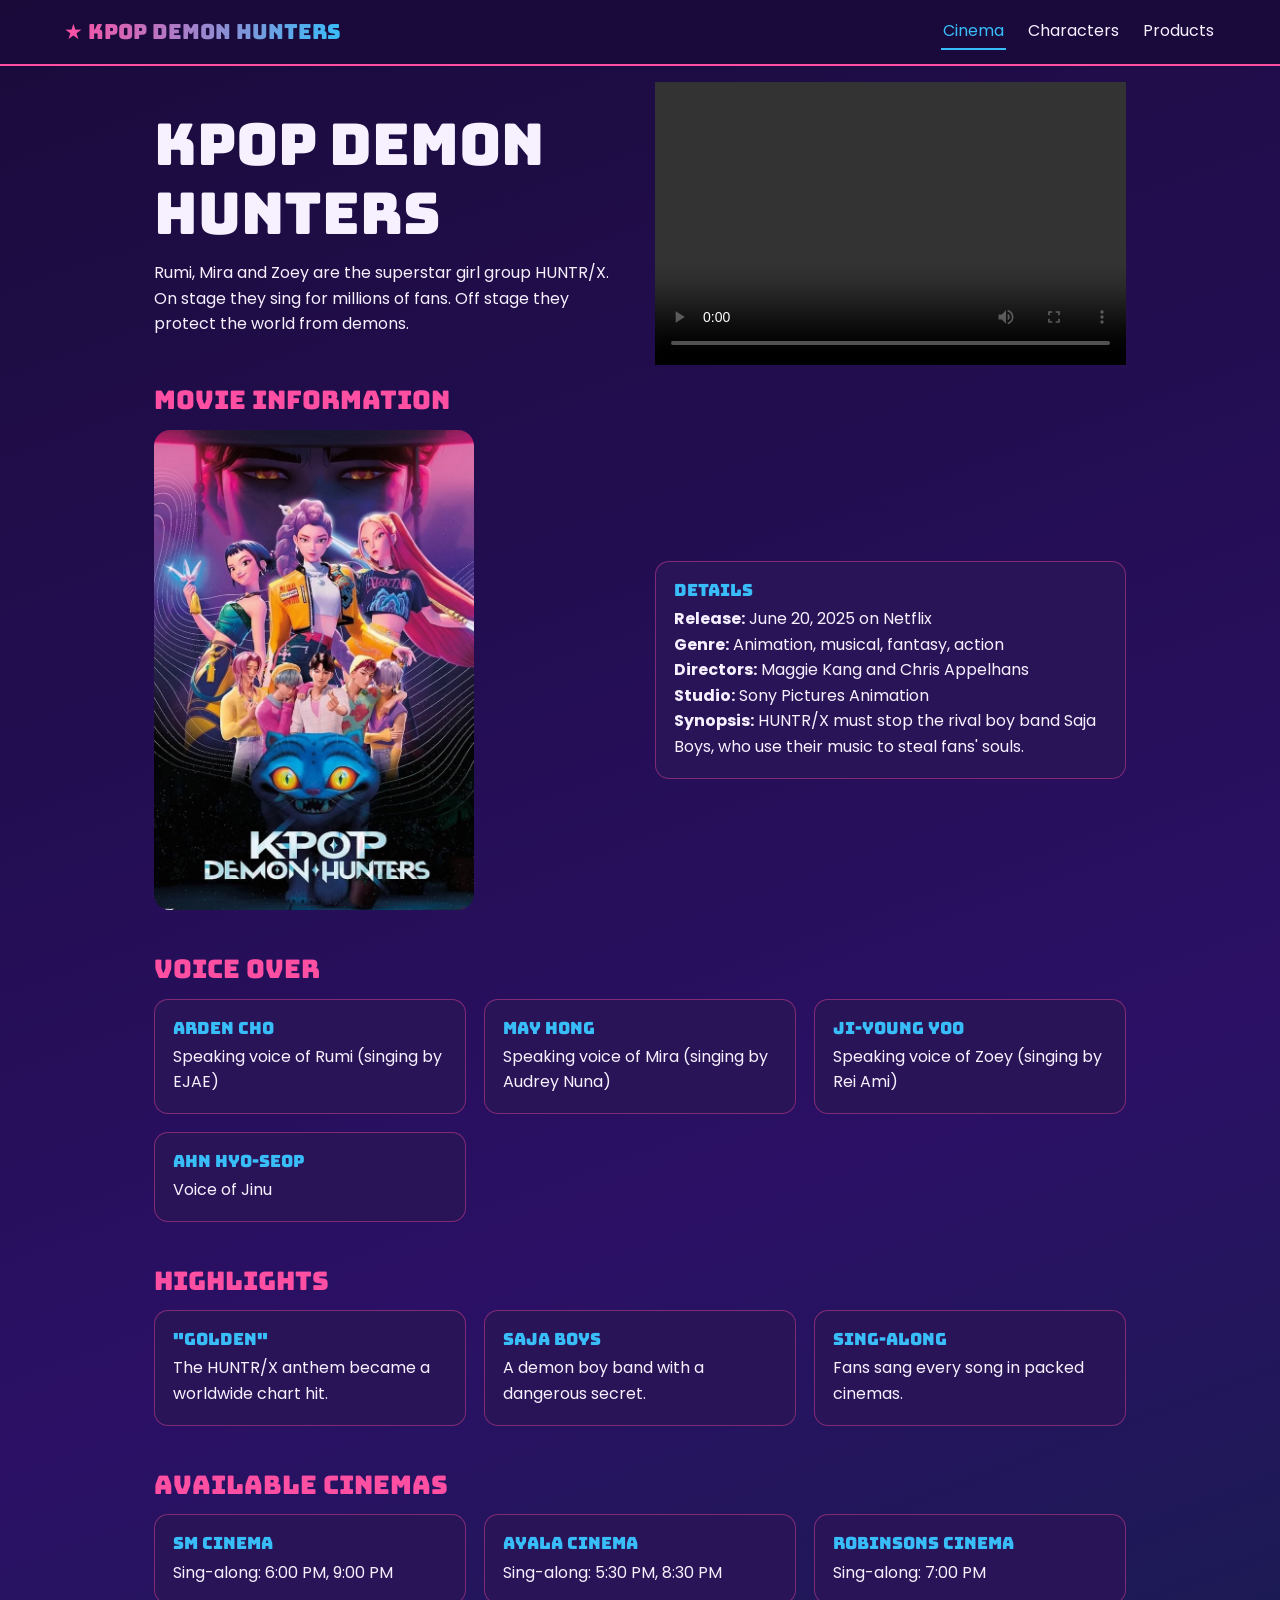
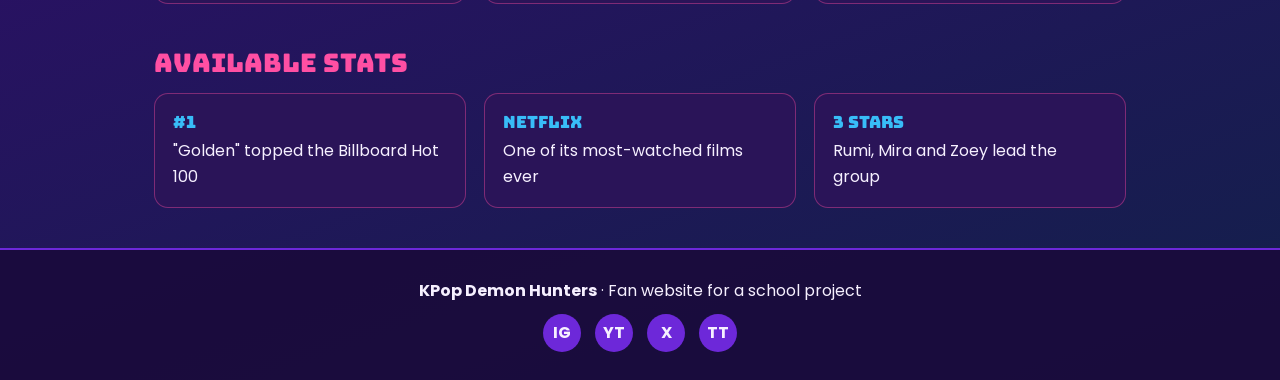
<file: index.html>
<!DOCTYPE html>
<html lang="en">

<head>
  <meta charset="UTF-8">
  <meta name="viewport" content="width=device-width, initial-scale=1">
  <title>Cinema | KPop Demon Hunters</title>

  <!-- Stylesheet -->
  <link rel="stylesheet" href="style.css">

  <!-- Google Fonts -->
  <link href="https://fonts.googleapis.com/css2?family=Bungee&family=Poppins:wght@400;600&display=swap" rel="stylesheet">
</head>

<body>

  <!-- ===================== HEADER ===================== -->
  <header>
    <a class="logo" href="index2.html">&#9733; KPOP DEMON HUNTERS</a>

    <nav>
      <a href="index2.html" class="on">Cinema</a>
      <a href="characters.html">Characters</a>
      <a href="products.html">Products</a>
      <span class="cart" id="cart" hidden>Cart: 0</span>
    </nav>
  </header>


  <!-- ===================== MAIN ===================== -->
  <main>

    <!-- Hero: intro + trailer -->
    <section class="hero">
      <div>
        <h1>KPop Demon Hunters</h1>
        <p>
          Rumi, Mira and Zoey are the superstar girl group HUNTR/X.
          On stage they sing for millions of fans.
          Off stage they protect the world from demons.
        </p>
      </div>
     <video src="media/K-POP Demon Hunters Trailer.mp4" controls autoplay width="100%" height="120%"></video alt="K-POP Demon Hunters Trailer">
    </section>

    <!-- Movie information -->
    <h2>Movie information</h2>
    <div class="hero">
      <!-- MOVIE PICTURE: replace with <img src="images/poster.jpg" alt="KPop Demon Hunters poster"> -->
      <img class="poster-img" src="img/main_poster.jpg" alt="KPop Demon Hunters poster">

      <div class="card">
        <h3>Details</h3>
        <p>
          <b>Release:</b> June 20, 2025 on Netflix<br>
          <b>Genre:</b> Animation, musical, fantasy, action<br>
          <b>Directors:</b> Maggie Kang and Chris Appelhans<br>
          <b>Studio:</b> Sony Pictures Animation<br>
          <b>Synopsis:</b> HUNTR/X must stop the rival boy band Saja Boys, who use their music to steal fans' souls.
        </p>
      </div>
    </div>

    <!-- Voice over -->
    <!-- Check the cast against the official credits before you submit. -->
    <h2>Voice over</h2>
    <div class="grid g4">
      <div class="card">
        <h3>Arden Cho</h3>
        <p>Speaking voice of Rumi (singing by EJAE)</p>
      </div>
      <div class="card">
        <h3>May Hong</h3>
        <p>Speaking voice of Mira (singing by Audrey Nuna)</p>
      </div>
      <div class="card">
        <h3>Ji-young Yoo</h3>
        <p>Speaking voice of Zoey (singing by Rei Ami)</p>
      </div>
      <div class="card">
        <h3>Ahn Hyo-seop</h3>
        <p>Voice of Jinu</p>
      </div>
    </div>


    <!-- Highlights -->
    <h2>Highlights</h2>
    <div class="grid g4">
      <div class="card">
        <h3>"Golden"</h3>
        <p>The HUNTR/X anthem became a worldwide chart hit.</p>
      </div>
      <div class="card">
        <h3>Saja Boys</h3>
        <p>A demon boy band with a dangerous secret.</p>
      </div>
      <div class="card">
        <h3>Sing-along</h3>
        <p>Fans sang every song in packed cinemas.</p>
      </div>
    </div>


    <!-- Available cinemas -->
    <h2>Available cinemas</h2>
    <div class="grid g4">
      <!-- Edit these placeholder cinemas and times to match your area. -->
      <div class="card">
        <h3>SM Cinema</h3>
        <p>Sing-along: 6:00 PM, 9:00 PM</p>
      </div>
      <div class="card">
        <h3>Ayala Cinema</h3>
        <p>Sing-along: 5:30 PM, 8:30 PM</p>
      </div>
      <div class="card">
        <h3>Robinsons Cinema</h3>
        <p>Sing-along: 7:00 PM</p>
      </div>
    </div>


    <!-- Available stats -->
    <h2>Available stats</h2>
    <div class="grid g4">
      <!-- Check these numbers online before you submit. -->
      <div class="card">
        <h3>#1</h3>
        <p>"Golden" topped the Billboard Hot 100</p>
      </div>
      <div class="card">
        <h3>Netflix</h3>
        <p>One of its most-watched films ever</p>
      </div>
      <div class="card">
        <h3>3 stars</h3>
        <p>Rumi, Mira and Zoey lead the group</p>
      </div>
    </div>

  </main>


  <!-- ===================== FOOTER ===================== -->
  <footer>
    <p><b>KPop Demon Hunters</b> &middot; Fan website for a school project</p>

    <div class="social">
      <a href="#" aria-label="Instagram">IG</a>
      <a href="#" aria-label="YouTube">YT</a>
      <a href="#" aria-label="X">X</a>
      <a href="#" aria-label="TikTok">TT</a>
    </div>
  </footer>

  <script src="script.js"></script>
</body>

</html>
</file>
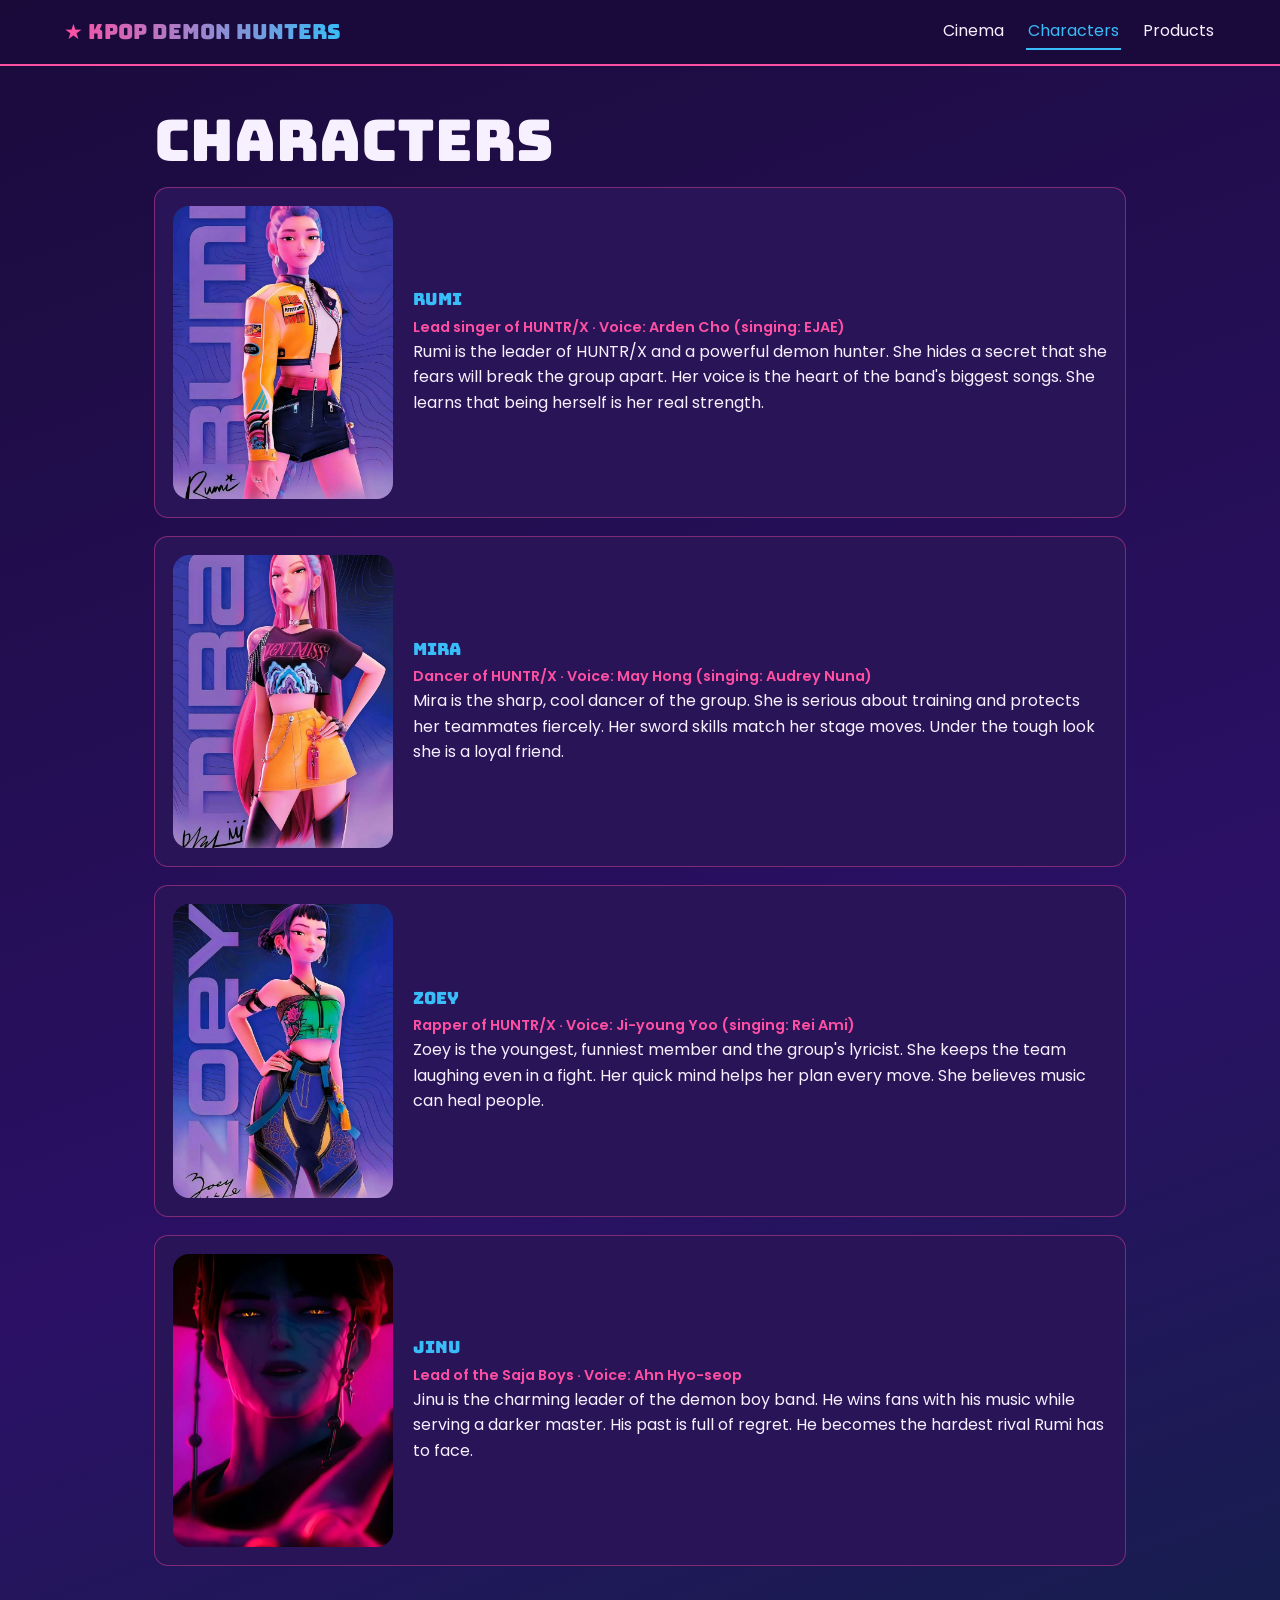
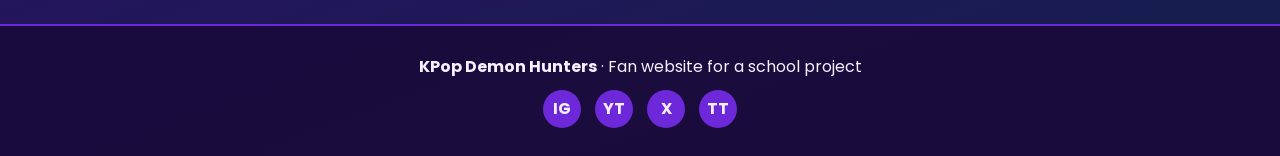
<file: characters.html>
<!DOCTYPE html>
<html lang="en">
    <head>
        <meta charset="UTF-8">
        <meta name="viewport" content="width=device-width, initial-scale=1">
        <title>Characters | KPop Demon Hunters</title>
        <link rel="stylesheet" href="style.css">
        <link href="https://fonts.googleapis.com/css2?family=Bungee&family=Poppins:wght@400;600&display=swap" rel="stylesheet">
    </head>
    <body>
        <header>
            <a class="logo" href="index2.html">&#9733; KPOP DEMON HUNTERS</a>
            <nav>
                <a href="index2.html">Cinema</a>
                <a href="characters.html" class="on">Characters</a>
                <a href="products.html">Products</a>
                <span class="cart" id="cart" hidden>Cart: 0</span>
            </nav>
        </header>
        <main>
            <h1>Characters</h1>
            <!-- CHARACTER PICTURES: replace each .ph box with <img src="images/name.jpg" alt="name"> -->
            <div class="card char">
                <img class="char-img" src="img/Rumi.jpg" alt="Rumi">
                <div><h3>Rumi</h3><p class="role">Lead singer of HUNTR/X &middot; Voice: Arden Cho (singing: EJAE)</p>
                    <p>
                        Rumi is the leader of HUNTR/X and a powerful demon hunter. She hides a secret that she fears will break the group apart. Her voice is the heart of the band's biggest songs. She learns that being herself is her real strength.</p>
                    </div>
                </div>
                <div class="card char">
                    <img class="char-img" src="img/Mira.jpg" alt="Mira">
                    <div>
                        <h3>Mira</h3>
                        <p class="role">Dancer of HUNTR/X &middot; Voice: May Hong (singing: Audrey Nuna)</p>
                        <p>Mira is the sharp, cool dancer of the group. She is serious about training and protects her teammates fiercely. Her sword skills match her stage moves. Under the tough look she is a loyal friend.</p>
                    </div>
                </div>
                <div class="card char">
                    <img class="char-img" src="img/Zoey.jpg" alt="Zoey">
                    <div>
                        <h3>Zoey</h3>
                        <p class="role">Rapper of HUNTR/X &middot; Voice: Ji-young Yoo (singing: Rei Ami)</p>
                        <p>Zoey is the youngest, funniest member and the group's lyricist. She keeps the team laughing even in a fight. Her quick mind helps her plan every move. She believes music can heal people.</p>
                    </div>
                </div>
                <div class="card char">
                    <img class="char-img" src="img/Jinu.jpg" alt="Jinu">
                    <div>
                        <h3>Jinu</h3>
                        <p class="role">Lead of the Saja Boys &middot; Voice: Ahn Hyo-seop</p>
                        <p>Jinu is the charming leader of the demon boy band. He wins fans with his music while serving a darker master. His past is full of regret. He becomes the hardest rival Rumi has to face.</p>
                    </div>
                </div>
            </main>
            <footer>
                <p><b>KPop Demon Hunters</b> &middot; Fan website for a school project</p>
                <div class="social">
                    <a href="#" aria-label="Instagram">IG</a>
                    <a href="#" aria-label="YouTube">YT</a>
                    <a href="#" aria-label="X">X</a>
                    <a href="#" aria-label="TikTok">TT</a>
                </div>
            </footer>
            <script src="script.js"></script>
        </body>
        </html>
</file>
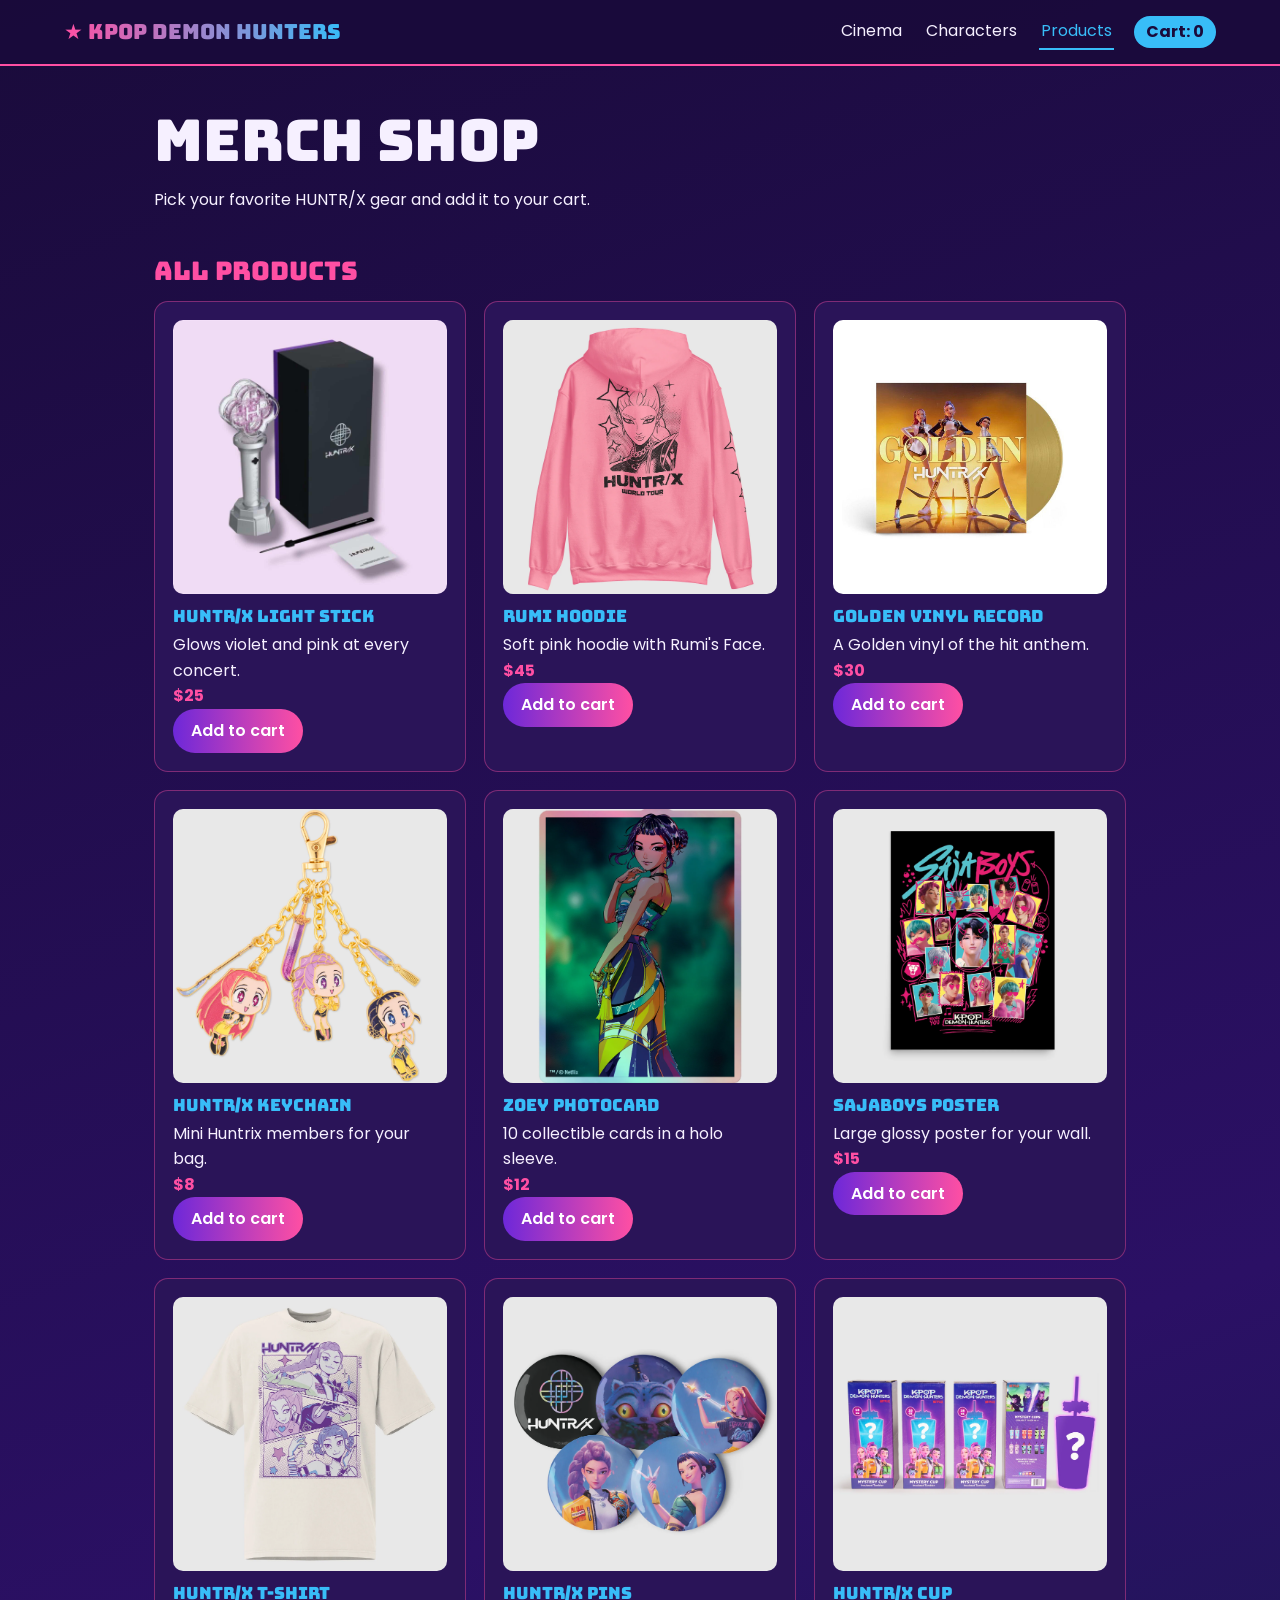
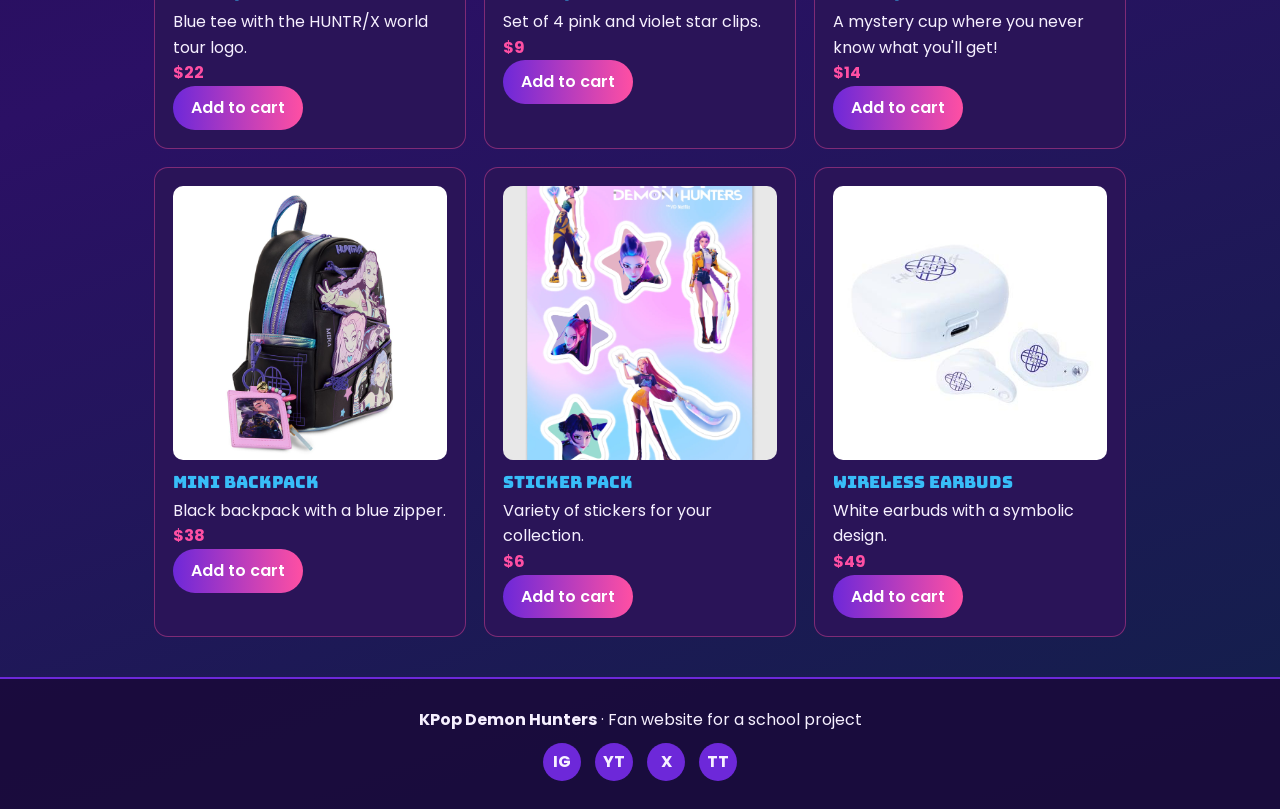
<file: products.html>
<!DOCTYPE html>
<html lang="en">

<head>
  <meta charset="UTF-8">
  <meta name="viewport" content="width=device-width, initial-scale=1">
  <title>Products | KPop Demon Hunters</title>

  <!-- Stylesheet -->
  <link rel="stylesheet" href="style.css">

  <!-- Google Fonts -->
  <link href="https://fonts.googleapis.com/css2?family=Bungee&family=Poppins:wght@400;600&display=swap" rel="stylesheet">
</head>

<body>

  <!-- ===================== HEADER ===================== -->
  <header>
    <a class="logo" href="index2.html">&#9733; KPOP DEMON HUNTERS</a>

    <nav>
      <a href="index2.html">Cinema</a>
      <a href="characters.html">Characters</a>
      <a href="products.html" class="on">Products</a>
      <span class="cart" id="cart" hidden>Cart: 0</span>
    </nav>
  </header>


  <!-- ===================== MAIN ===================== -->
  <main>

    <!-- Hero: intro + trailer -->
    <section class="hero">
      <div>
        <h1>Merch shop</h1>
        <p>Pick your favorite HUNTR/X gear and add it to your cart.</p>
      </div>
    </section>

    <!-- All products -->
    <section class="products">
      <h2>All products</h2>
      <!-- 12 product cards are created by script.js -->
      <div class="grid g4" id="products"></div>
    </section>

  </main>


  <!-- ===================== FOOTER ===================== -->
  <footer>
    <p><b>KPop Demon Hunters</b> &middot; Fan website for a school project</p>
    <div class="social">
      <a href="#" aria-label="Instagram">IG</a>
      <a href="#" aria-label="YouTube">YT</a>
      <a href="#" aria-label="X">X</a>
      <a href="#" aria-label="TikTok">TT</a>
    </div>
  </footer>

  <!-- Script -->
  <script src="script.js"></script>

</body>

</html>
</file>
<file: style.css>
/* ==========================================================================
   1. VARIABLES
   ========================================================================== */
:root {
  --violet: #6d28d9;
  --deep: #1a0b3b;
  --pink: #ff4fa3;
  --blue: #38bdf8;
  --ink: #f6f0ff;
  --card: #2a1458;
}

/* ==========================================================================
   2. RESET & BASE
   ========================================================================== */
* {
  box-sizing: border-box;
  margin: 0;
}

body {
  font-family: 'Poppins', sans-serif;
  background: linear-gradient(160deg, var(--deep), #2b1065 60%, #12204a);
  color: var(--ink);
  min-height: 100vh;
  line-height: 1.6;
}

a {
  color: inherit;
  text-decoration: none;
}

/* ==========================================================================
   3. TYPOGRAPHY
   ========================================================================== */
h1, h2, h3 {
  font-family: 'Bungee', cursive;
  font-weight: 400;
  line-height: 1.2;
}

h1 {
  font-size: clamp(2rem, 6vw, 3.6rem);
  margin-bottom: 12px;
}

h2 {
  font-size: 1.6rem;
  color: var(--pink);
  margin: 44px 0 14px;
}

/* ==========================================================================
   4. LAYOUT
   ========================================================================== */
main {
  max-width: 1100px;
  margin: auto;
  padding: 40px 5vw;
}

.grid {
  display: grid;
  gap: 18px;
}

.g4 {
  grid-template-columns: repeat(auto-fit, minmax(230px, 1fr));
}

/* ==========================================================================
   5. HEADER & NAVIGATION
   ========================================================================== */
header {
  display: flex;
  flex-wrap: wrap;
  gap: 12px;
  align-items: center;
  justify-content: space-between;
  padding: 14px 5vw;
  background: rgba(26, 11, 59, .9);
  border-bottom: 2px solid var(--pink);
  position: sticky;
  top: 0;
  z-index: 5;
}

.logo {
  font-family: 'Bungee', cursive;
  font-size: 1.3rem;
  background: linear-gradient(90deg, var(--pink), var(--blue));
  -webkit-background-clip: text;
  background-clip: text;
  color: transparent;
}

nav {
  display: flex;
  gap: 20px;
  align-items: center;
}

nav a {
  padding: 4px 2px;
  border-bottom: 2px solid transparent;
}

nav a:hover,
nav a.on {
  border-color: var(--blue);
  color: var(--blue);
}

/* ==========================================================================
   6. HERO & PLACEHOLDERS
   ========================================================================== */
.hero {
  display: grid;
  grid-template-columns: 1fr 1fr;
  gap: 30px;
  align-items: center;
}

.ph {
  background: linear-gradient(135deg, var(--violet), var(--pink) 60%, var(--blue));
  border-radius: 16px;
  display: grid;
  place-items: center;
  text-align: center;
  padding: 16px;
  font-weight: 600;
  min-height: 220px;
  color: #fff;
}

.trailer-video {
  width: 100%;
  aspect-ratio: 16 / 9;
  border-radius: 16px;
  display: block;
}

.poster-img{
  width: 100%;
  max-width: 320px;
  aspect-ratio: 2 / 3;
  object-fit: cover;
  border-radius: 16px;
  display: block;
}

/* ==========================================================================
   7. CARDS & CHARACTERS
   ========================================================================== */
.card {
  background: var(--card);
  border: 1px solid rgba(255, 79, 163, .4);
  border-radius: 14px;
  padding: 18px;
}

.card h3 {
  font-size: 1.05rem;
  color: var(--blue);
  margin-bottom: 6px;
}

.role {
  color: var(--pink);
  font-weight: 600;
  font-size: .9rem;
}

.char {
  display: grid;
  grid-template-columns: 220px 1fr;
  gap: 20px;
  margin-bottom: 18px;
  align-items: center;
}

.char .char-img {
  width: 100%;
  aspect-ratio: 3/4;
  object-fit: cover;
  border-radius: 16px;
  display: block;
}

/* ==========================================================================
   8. PRODUCTS, BUTTONS & CART
   ========================================================================== */
.price {
  color: var(--pink);
  font-weight: 700;
}

.pimg {
  width: 100%;
  aspect-ratio: 1;
  object-fit: cover;
  border-radius: 10px;
  display: block;
}

button {
  font: inherit;
  font-weight: 600;
  border: 0;
  border-radius: 99px;
  padding: 9px 18px;
  cursor: pointer;
  color: #fff;
  background: linear-gradient(90deg, var(--violet), var(--pink));
}

button:hover {
  filter: brightness(1.15);
}

.cart {
  background: var(--blue);
  color: var(--deep);
  border-radius: 99px;
  padding: 3px 12px;
  font-weight: 700;
}

.toast {
  position: fixed;
  bottom: 20px;
  left: 50%;
  transform: translateX(-50%);
  background: var(--blue);
  color: var(--deep);
  padding: 10px 20px;
  border-radius: 99px;
  font-weight: 600;
}

/* ==========================================================================
   9. FOOTER & SOCIAL
   ========================================================================== */
footer {
  text-align: center;
  padding: 28px 5vw;
  border-top: 2px solid var(--violet);
  background: rgba(26, 11, 59, .9);
}

.social {
  display: flex;
  gap: 14px;
  justify-content: center;
  margin-top: 10px;
}

.social a {
  width: 38px;
  height: 38px;
  border-radius: 50%;
  display: grid;
  place-items: center;
  background: var(--violet);
  font-weight: 700;
}

.social a:hover {
  background: var(--pink);
}

/* ==========================================================================
   10. ACCESSIBILITY
   ========================================================================== */
nav a:focus-visible,
button:focus-visible {
  outline: 3px solid var(--blue);
  outline-offset: 3px;
}

/* ==========================================================================
   11. RESPONSIVE & MOTION
   ========================================================================== */
@media (max-width: 700px) {
  .hero,
  .char {
    grid-template-columns: 1fr;
  }
}

@media (prefers-reduced-motion: reduce) {
  * {
    transition: none !important;
  }
}
</file>
